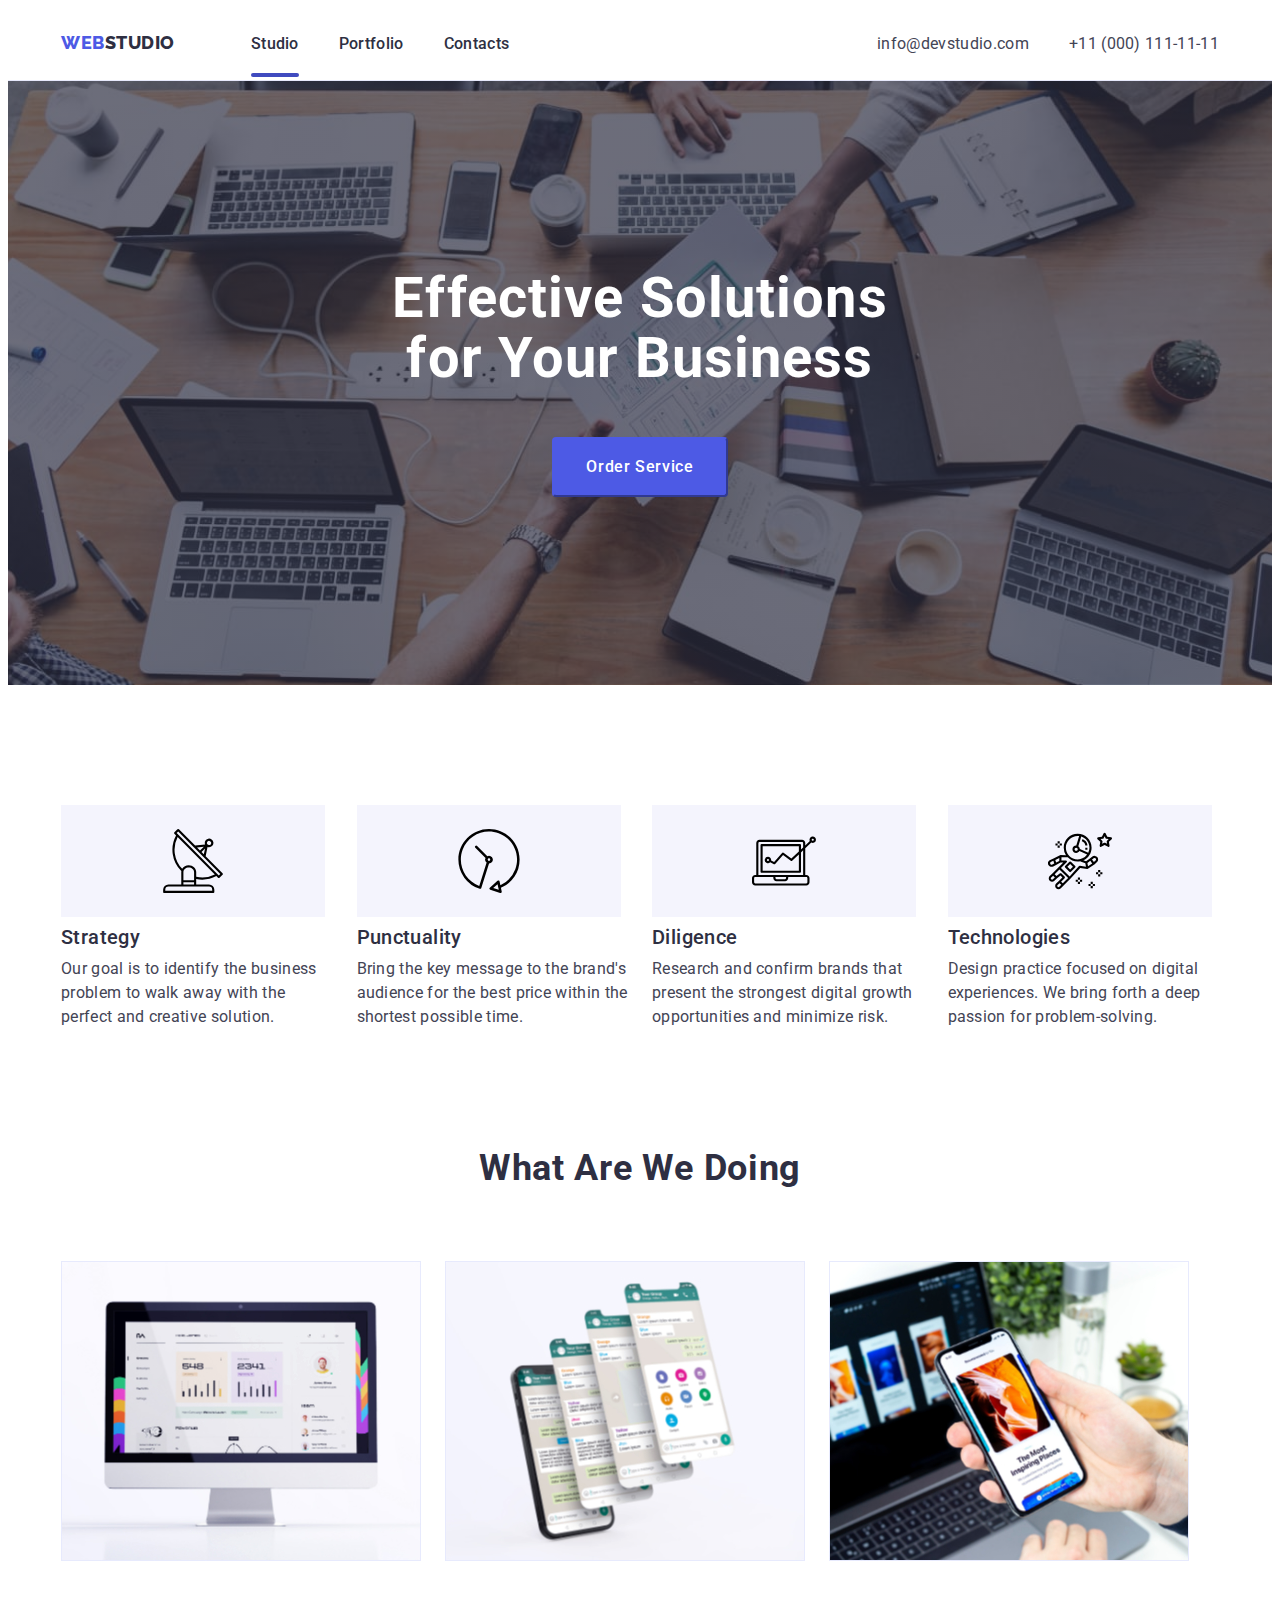
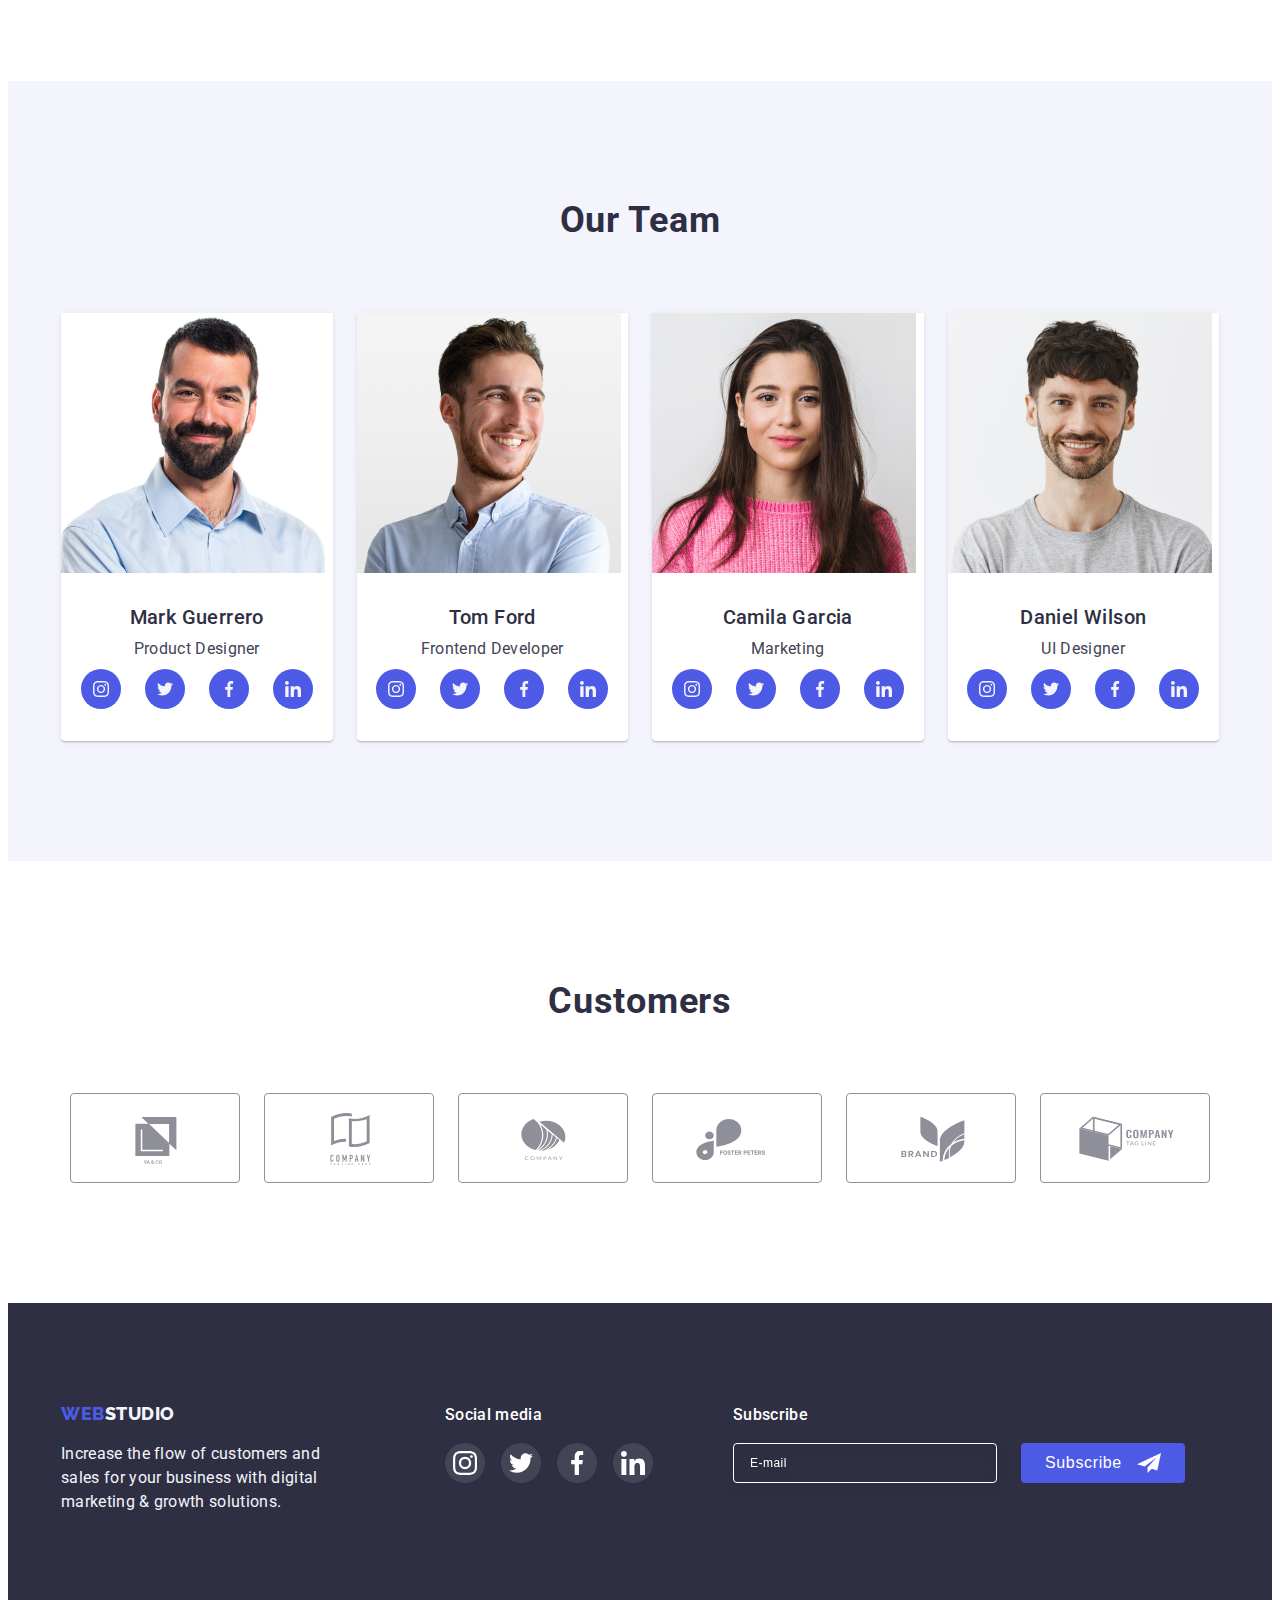
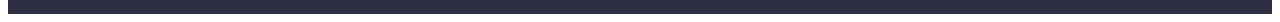
<file: index.html>
<!DOCTYPE html>
<html lang="en">
  <head>
    <meta charset="UTF-8" />
    <meta http-equiv="X-UA-Compatible" content="IE=edge" />
    <meta name="viewport" content="width=device-width, initial-scale=1.0" />
    <title>WebStudio</title>
    <link rel="preconnect" href="https://fonts.googleapis.com" />
    <link rel="preconnect" href="https://fonts.gstatic.com" crossorigin />
    <link
      href="https://fonts.googleapis.com/css2?family=League+Gothic&family=League+Spartan:wght@400;700&family=Montserrat:wght@400;700&family=Open+Sans:ital,wght@0,300;0,400;0,500;1,300;1,400&family=Raleway:wght@800&family=Roboto:wght@400;500;700;900&display=swap"
      rel="stylesheet"
    />
    <link
      rel="stylesheet"
      href="https://cdnjs.cloudflare.com/ajax/libs/modern-normalize/1.1.0/modern-normalize.min.css"
      integrity="sha512-wpPYUAdjBVSE4KJnH1VR1HeZfpl1ub8YT/NKx4PuQ5NmX2tKuGu6U/JRp5y+Y8XG2tV+wKQpNHVUX03MfMFn9Q=="
      crossorigin="anonymous"
      referrerpolicy="no-referrer"
    />
    <link rel="stylesheet" href="./css/styles.css" />
  </head>
  <body>
    <header class="header">
      <div class="header-container container">
        <nav class="header-navigation">
          <a href="./index.html" class="header-logo link"
            >Web<span class="studio-logo">Studio</span></a
          >
          <ul class="header-list list">
            <li class="header-item">
              <a href="./index.html" class="header-link link current">Studio</a>
            </li>
            <li class="header-item">
              <a href="./portfolio.html" class="header-link link">Portfolio</a>
            </li>
            <li class="header-item">
              <a href="" class="header-link link">Contacts</a>
            </li>
          </ul>
        </nav>
        <address class="header-address">
          <ul class="address-info list">
            <li>
              <a href="mailto:info@devstudio.com" class="address-info-item link"
                >info@devstudio.com</a
              >
            </li>
            <li>
              <a href="tel:+110001111111" class="address-info-item link"
                >+11 (000) 111-11-11</a
              >
            </li>
          </ul>
        </address>
      </div>
    </header>
    <main>
      <!-------------------------- Effective Solutions
        for Your Business -------------------------->
      <section class="solutions">
        <div class="container">
          <h1 class="solutions-main-title">
            Effective Solutions <br />
            for Your Business
          </h1>
          <button type="button" class="main-title-btn button" data-modal-open>
            Order Service
          </button>
        </div>
      </section>
      <!-------------------------- Peculiarities -------------------------->
      <section class="peculiarities">
        <div class="container peculiarities-container">
          <h2 class="visually-hidden" hidden>Peculiarities</h2>
          <ul class="peculiarities-list list">
            <li class="peculiarities-item">
              <div class="pecul-icon-wrap">
                <svg class="pecul-icon" width="64" height="64">
                  <use
                    href="./images/icons/peculiarties.svg#icon-strategy"
                  ></use>
                </svg>
              </div>
              <h3 class="peculiarties-title">Strategy</h3>
              <p class="peculiarties-text">
                Our goal is to identify the business problem to walk away with
                the perfect and creative solution.
              </p>
            </li>
            <li class="peculiarities-item">
              <div class="pecul-icon-wrap">
                <svg class="pecul-icon" width="64" height="64">
                  <use
                    href="./images/icons/peculiarties.svg#icon-punctually"
                  ></use>
                </svg>
              </div>
              <h3 class="peculiarties-title">Punctuality</h3>
              <p class="peculiarties-text">
                Bring the key message to the brand's audience for the best price
                within the shortest possible time.
              </p>
            </li>
            <li class="peculiarities-item">
              <div class="pecul-icon-wrap">
                <svg class="pecul-icon" width="64" height="64">
                  <use
                    href="./images/icons/peculiarties.svg#icon-diligence"
                  ></use>
                </svg>
              </div>
              <h3 class="peculiarties-title">Diligence</h3>
              <p class="peculiarties-text">
                Research and confirm brands that present the strongest digital
                growth opportunities and minimize risk.
              </p>
            </li>
            <li class="peculiarities-item">
              <div class="pecul-icon-wrap">
                <svg class="pecul-icon" width="64" height="64">
                  <use
                    href="./images/icons/peculiarties.svg#icon-technologies"
                  ></use>
                </svg>
              </div>
              <h3 class="peculiarties-title">Technologies</h3>
              <p class="peculiarties-text">
                Design practice focused on digital experiences. We bring forth a
                deep passion for problem-solving.
              </p>
            </li>
          </ul>
        </div>
      </section>
      <!-------------------------- What are we doing -------------------------->
      <section class="doings">
        <div class="container">
          <h2 class="doings-title">What are we doing</h2>
          <ul class="doings-list list container">
            <li class="doings-item">
              <img
                src="./images/squoosh/Rectangle71.jpg"
                alt="Desktop app"
                width="360"
                height="300"
              />
            </li>
            <li class="doings-item">
              <img
                src="./images/squoosh/img2.jpg"
                alt="Mobile app"
                width="360"
                height="300"
              />
            </li>
            <li class="doings-item">
              <img
                src="./images/squoosh/img3.jpg"
                alt="Mobile advertisment"
                width="360"
                height="300"
              />
            </li>
          </ul>
        </div>
      </section>
      <!-------------------------- Our Team -------------------------->
      <section class="team">
        <div class="container">
          <h2 class="team-title">Our Team</h2>
          <ul class="team-list list">
            <li class="team-item">
              <img
                src="./images/squoosh/Mark.jpg"
                alt="Mark photo"
                width="264"
              />
              <div class="team-wrap">
                <h3 class="team-second-title">Mark Guerrero</h3>
                <p class="team-text">Product Designer</p>
                <ul class="soc-networks-list list">
                  <li class="soc-networks-item">
                    <a class="soc-link link" href="">
                      <svg class="soc-networks-icon" width="16" height="16">
                        <use
                          href="./images/icons/sprite.svg#icon-instagram"
                        ></use>
                      </svg>
                    </a>
                  </li>
                  <li class="soc-networks-item">
                    <a class="soc-link link" href="">
                      <svg class="soc-networks-icon" width="16" height="16">
                        <use
                          href="./images/icons/sprite.svg#icon-twitter"
                        ></use>
                      </svg>
                    </a>
                  </li>
                  <li class="soc-networks-item">
                    <a class="soc-link link" href=""
                      ><svg class="soc-networks-icon" width="16" height="16">
                        <use
                          href="./images/icons/sprite.svg#icon-facebook"
                        ></use>
                      </svg>
                    </a>
                  </li>
                  <li class="soc-networks-item">
                    <a class="soc-link link" href=""
                      ><svg class="soc-networks-icon" width="16" height="16">
                        <use
                          href="./images/icons/sprite.svg#icon-linkedin"
                        ></use>
                      </svg>
                    </a>
                  </li>
                </ul>
              </div>
            </li>
            <li class="team-item">
              <img src="./images/squoosh/Tom.jpg" alt="Tom photo" width="264" />
              <div class="team-wrap">
                <h3 class="team-second-title">Tom Ford</h3>
                <p class="team-text">Frontend Developer</p>
                <ul class="soc-networks-list list">
                  <li class="soc-networks-item">
                    <a class="soc-link link" href="">
                      <svg class="soc-networks-icon" width="16" height="16">
                        <use
                          href="./images/icons/sprite.svg#icon-instagram"
                        ></use>
                      </svg>
                    </a>
                  </li>
                  <li class="soc-networks-item">
                    <a class="soc-link link" href="">
                      <svg class="soc-networks-icon" width="16" height="16">
                        <use
                          href="./images/icons/sprite.svg#icon-twitter"
                        ></use>
                      </svg>
                    </a>
                  </li>
                  <li class="soc-networks-item">
                    <a class="soc-link link" href=""
                      ><svg class="soc-networks-icon" width="16" height="16">
                        <use
                          href="./images/icons/sprite.svg#icon-facebook"
                        ></use>
                      </svg>
                    </a>
                  </li>
                  <li class="soc-networks-item">
                    <a class="soc-link link" href=""
                      ><svg class="soc-networks-icon" width="16" height="16">
                        <use
                          href="./images/icons/sprite.svg#icon-linkedin"
                        ></use>
                      </svg>
                    </a>
                  </li>
                </ul>
              </div>
            </li>
            <li class="team-item">
              <img
                src="./images/squoosh/Camila.jpg"
                alt="Camila photo"
                width="264"
              />
              <div class="team-wrap">
                <h3 class="team-second-title">Camila Garcia</h3>
                <p class="team-text">Marketing</p>
                <ul class="soc-networks-list list">
                  <li class="soc-networks-item">
                    <a class="soc-link link" href="">
                      <svg class="soc-networks-icon" width="16" height="16">
                        <use
                          href="./images/icons/sprite.svg#icon-instagram"
                        ></use>
                      </svg>
                    </a>
                  </li>
                  <li class="soc-networks-item">
                    <a class="soc-link link" href="">
                      <svg class="soc-networks-icon" width="16" height="16">
                        <use
                          href="./images/icons/sprite.svg#icon-twitter"
                        ></use>
                      </svg>
                    </a>
                  </li>
                  <li class="soc-networks-item">
                    <a class="soc-link link" href=""
                      ><svg class="soc-networks-icon" width="16" height="16">
                        <use
                          href="./images/icons/sprite.svg#icon-facebook"
                        ></use>
                      </svg>
                    </a>
                  </li>
                  <li class="soc-networks-item">
                    <a class="soc-link link" href=""
                      ><svg class="soc-networks-icon" width="16" height="16">
                        <use
                          href="./images/icons/sprite.svg#icon-linkedin"
                        ></use>
                      </svg>
                    </a>
                  </li>
                </ul>
              </div>
            </li>
            <li class="team-item">
              <img
                src="./images/squoosh/Daniel.jpg"
                alt="Daniel photo"
                width="264"
              />
              <div class="team-wrap">
                <h3 class="team-second-title">Daniel Wilson</h3>
                <p class="team-text">UI Designer</p>
                <ul class="soc-networks-list list">
                  <li class="soc-networks-item">
                    <a class="soc-link link" href="">
                      <svg class="soc-networks-icon" width="16" height="16">
                        <use
                          href="./images/icons/sprite.svg#icon-instagram"
                        ></use>
                      </svg>
                    </a>
                  </li>
                  <li class="soc-networks-item">
                    <a class="soc-link link" href="">
                      <svg class="soc-networks-icon" width="16" height="16">
                        <use
                          href="./images/icons/sprite.svg#icon-twitter"
                        ></use>
                      </svg>
                    </a>
                  </li>
                  <li class="soc-networks-item">
                    <a class="soc-link link" href=""
                      ><svg class="soc-networks-icon" width="16" height="16">
                        <use
                          href="./images/icons/sprite.svg#icon-facebook"
                        ></use>
                      </svg>
                    </a>
                  </li>
                  <li class="soc-networks-item">
                    <a class="soc-link link" href=""
                      ><svg class="soc-networks-icon" width="16" height="16">
                        <use
                          href="./images/icons/sprite.svg#icon-linkedin"
                        ></use>
                      </svg>
                    </a>
                  </li>
                </ul>
              </div>
            </li>
          </ul>
        </div>
      </section>
    </main>
    <!-------------------------- Customers-------------------------->
    <section class="customers">
      <h2 class="customers-title">Customers</h2>
      <div class="container customers-container">
        <ul class="customers-list list">
          <li class="customers-item">
            <a class="customers-link link" href="">
              <svg class="customers-icon" width="104" height="56">
                <use href="./images/icons/client-sprite.svg#icon-client1"></use>
              </svg>
            </a>
          </li>

          <li class="customers-item">
            <a class="customers-link link" href="">
              <svg class="customers-icon" width="104" height="56">
                <use href="./images/icons/client-sprite.svg#icon-client2"></use>
              </svg>
            </a>
          </li>

          <li class="customers-item">
            <a class="customers-link link" href="">
              <svg class="customers-icon" width="104" height="56">
                <use href="./images/icons/client-sprite.svg#icon-client3"></use>
              </svg>
            </a>
          </li>

          <li class="customers-item">
            <a class="customers-link link" href="">
              <svg class="customers-icon" width="104" height="56">
                <use href="./images/icons/client-sprite.svg#icon-client4"></use>
              </svg>
            </a>
          </li>

          <li class="customers-item">
            <a class="customers-link link" href="">
              <svg class="customers-icon" width="104" height="56">
                <use href="./images/icons/client-sprite.svg#icon-client5"></use>
              </svg>
            </a>
          </li>

          <li class="customers-item">
            <a class="customers-link link" href="">
              <svg class="customers-icon" width="104" height="56">
                <use href="./images/icons/client-sprite.svg#icon-client6"></use>
              </svg>
            </a>
          </li>
        </ul>
      </div>
    </section>

    <!-------------------------- Footer -------------------------->
    <footer class="footer">
      <div class="container footer-container">
        <div class="logo-text-wrap">
          <a href="./index.html" class="footer-logo link"
            >Web<span class="footer-studio-logo">Studio</span></a
          >
          <p class="footer-text">
            Increase the flow of customers and sales for your business with
            digital marketing & growth solutions.
          </p>
        </div>

        <div class="social-footer-wrap">
          <h3 class="soc-media-title">Social media</h3>
          <ul class="soc-footer-list list">
            <li class="footer-soc-item">
              <a class="footer-soc-link link" href="">
                <svg class="footer-soc-icon" width="24px" height="24px">
                  <use href="./images/icons/sprite.svg#icon-instagram"></use>
                </svg>
              </a>
            </li>
            <li class="footer-soc-item">
              <a class="footer-soc-link link" href="">
                <svg class="footer-soc-icon" width="24px" height="24px">
                  <use href="./images/icons/sprite.svg#icon-twitter"></use>
                </svg>
              </a>
            </li>
            <li class="footer-soc-item">
              <a class="footer-soc-link link" href="">
                <svg class="footer-soc-icon" width="24px" height="24px">
                  <use href="./images/icons/sprite.svg#icon-facebook"></use>
                </svg>
              </a>
            </li>
            <li class="footer-soc-item">
              <a class="footer-soc-link link" href="">
                <svg class="footer-soc-icon" width="24px" height="24px">
                  <use href="./images/icons/sprite.svg#icon-linkedin"></use>
                </svg>
              </a>
            </li>
          </ul>
        </div>

        <div class="subscribe">
          <p class="subscribe-title">Subscribe</p>
          <div class="input-submit-wrap">
            <div class="form-input">
              <input
                type="email"
                name="email"
                placeholder="E-mail"
                class="footer-input"
              />
            </div>
            <div class="subscribe-btn-wrap">
              <button type="submit" class="subscribe-btn button">
                <label for="subscribe-btn button" class="subscribe-btn-text"
                  >Subscribe</label
                >
                <svg class="subscribe-icon" width="24" height="24">
                  <use href="./images/icons/icons.svg#icon-subscribe"></use>
                </svg>
              </button>
            </div>
          </div>
        </div>
      </div>
    </footer>

    <!-------------------------- Backdrop-------------------------->
    <div class="backdrop is-hidden" data-modal>
      <div class="modal">
        <button type="button" class="modal-close-btn" data-modal-close>
          <svg class="modal-btn-icon" width="8" height="8">
            <use href="./images/icons/sprite.svg#icon-close"></use>
          </svg>
        </button>
        <p class="modal-main-title">
          Leave your contacts and we will call you back
        </p>
        <form class="modal-form">
          <div class="modal-label-wrap">
            <label class="modal-label">
              <span>Name</span>
              <span class="modal-input-wrap">
                <input
                  type="text"
                  name="user-name"
                  class="modal-input"
                  required
                />
                <svg class="modal-icon" width="18" height="18">
                  <use href="./images/icons/icons.svg#icon-name"></use>
                </svg>
              </span>
            </label>
          </div>
          <div class="modal-label-wrap">
            <label class="modal-label">
              <span>Phone</span>
              <span class="modal-input-wrap">
                <input
                  type="tel"
                  name="user-phone"
                  class="modal-input"
                  required
                />
                <svg class="modal-icon" width="18" height="24">
                  <use href="./images/icons/icons.svg#icon-phone"></use>
                </svg>
              </span>
            </label>
          </div>
          <div class="modal-label-wrap">
            <label class="modal-label">
              <span>Email</span>
              <span class="modal-input-wrap">
                <input
                  type="mail"
                  name="user-email"
                  class="modal-input"
                  required
                />
                <svg class="modal-icon" width="18" height="24">
                  <use href="./images/icons/icons.svg#icon-mail"></use>
                </svg>
              </span>
            </label>
          </div>
          <div class="textarea-wrap">
            <label class="modal-label">
              <span>Comment</span>
              <textarea
                name="user-comment"
                id="user-comment"
                class="modal-textarea"
                placeholder="Text input"
              ></textarea>
            </label>
          </div>
          <div class="modal-label-wrap">
            <input
              type="checkbox"
              name="privacy-checkbox"
              id="privacy-checkbox"
              class="input-checkbox visually-hidden"
              value="true"
              required
            />
            <label for="privacy-checkbox" class="checkbox-label">
              <span>
                <svg class="check-icon" width="10" height="8">
                  <use href="./images/icons/icons.svg#icon-check"></use>
                </svg>
              </span>
              <p>
                I accept the terms and conditions of the
                <a href=""> Privacy Policy</a>
              </p>
            </label>
          </div>
          <button type="submit" class="modal-btn-submit button">Send</button>
        </form>
      </div>
    </div>
    <script src="./js/modal.js"></script>
  </body>
</html>
</file>
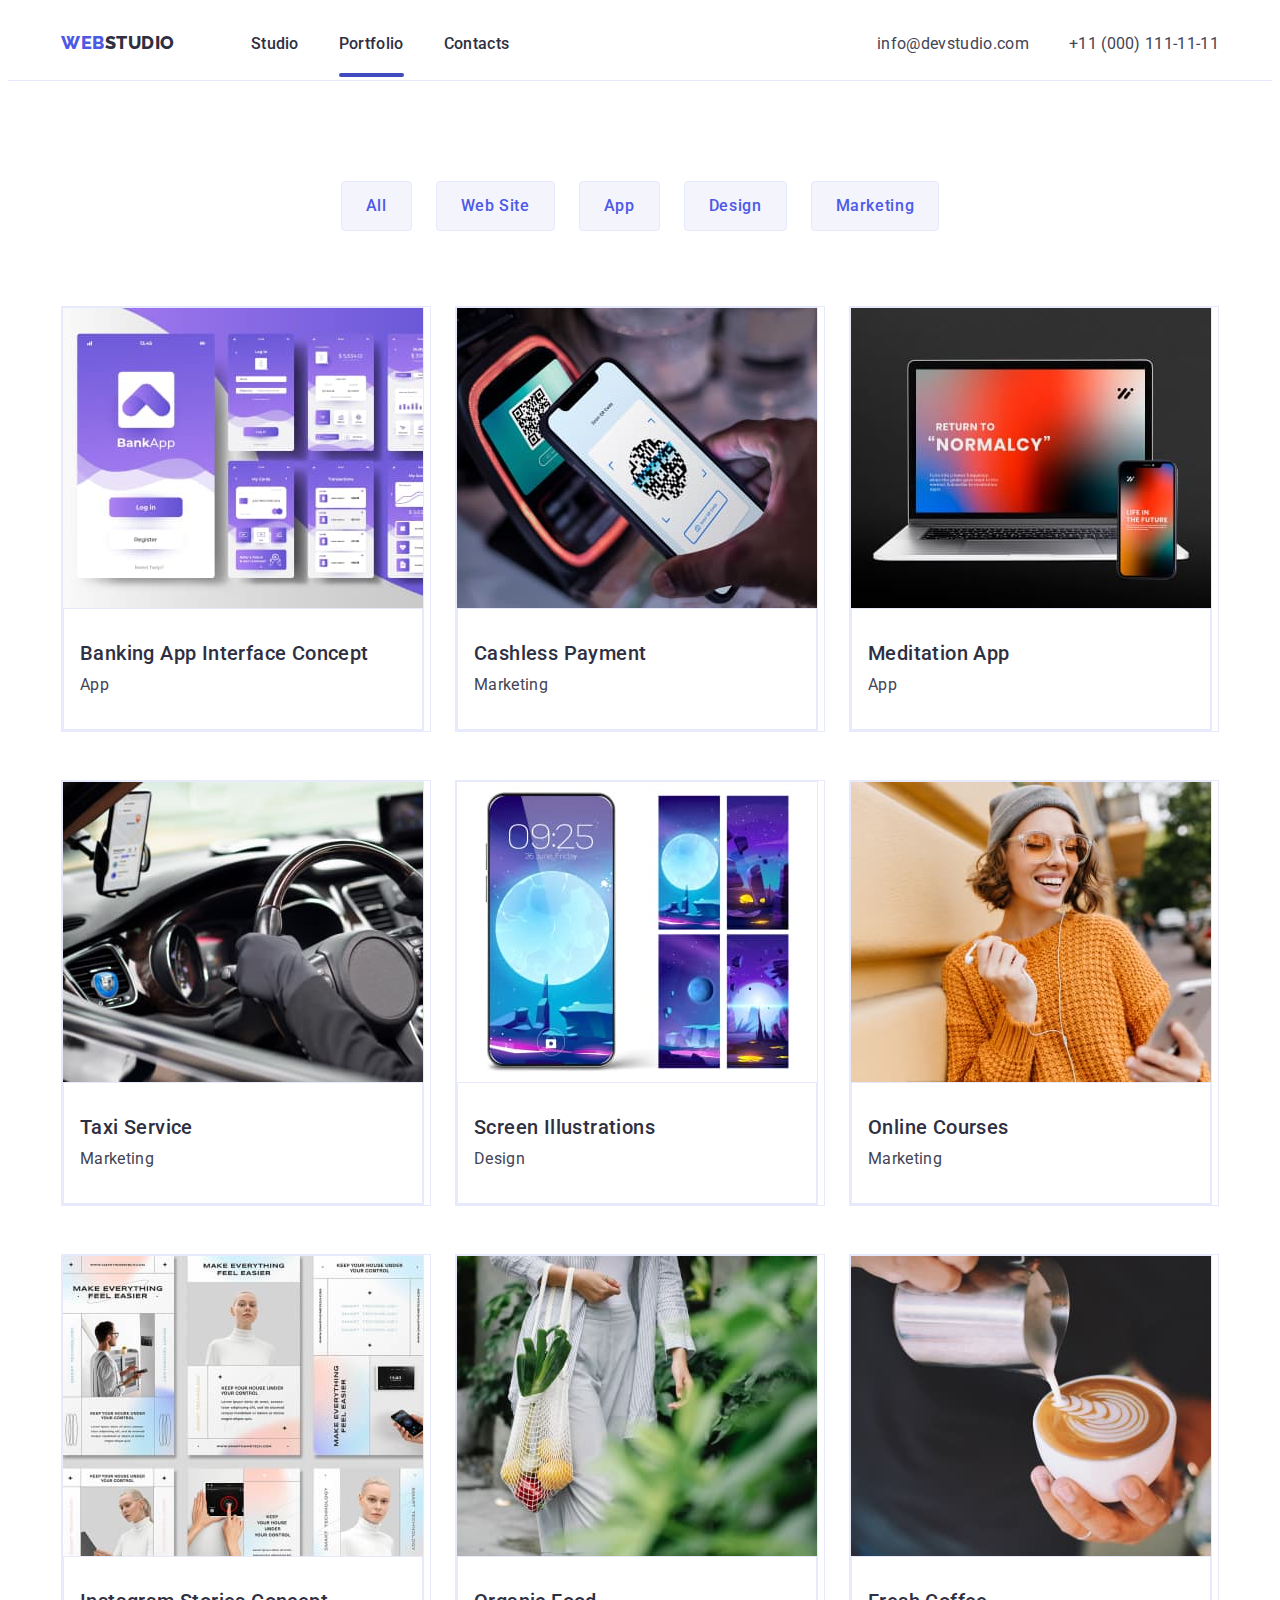
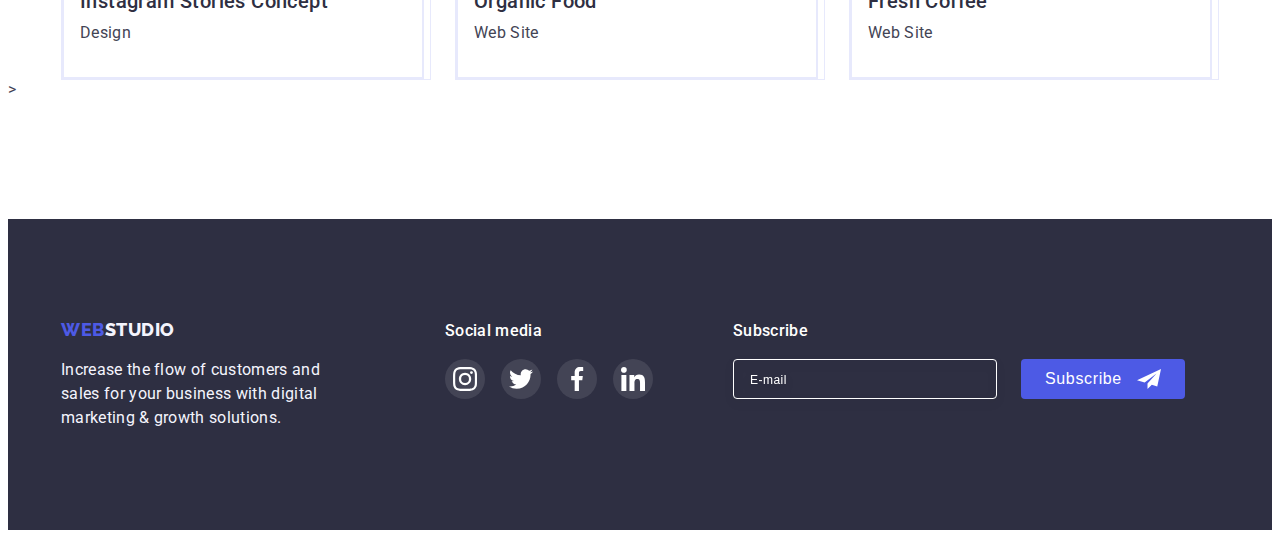
<file: portfolio.html>
<!DOCTYPE html>
<html lang="en">
  <head>
    <meta charset="UTF-8" />
    <meta http-equiv="X-UA-Compatible" content="IE=edge" />
    <meta name="viewport" content="width=device-width, initial-scale=1.0" />
    <title>WebStudio</title>
    <link rel="preconnect" href="https://fonts.googleapis.com" />
    <link rel="preconnect" href="https://fonts.gstatic.com" crossorigin />
    <link
      href="https://fonts.googleapis.com/css2?family=League+Gothic&family=League+Spartan:wght@400;700&family=Montserrat:wght@400;700&family=Open+Sans:ital,wght@0,300;0,400;0,500;1,300;1,400&family=Raleway:wght@800&family=Roboto:wght@400;500;700;900&display=swap"
      rel="stylesheet"
    />
    <link
      rel="stylesheet"
      href="https://cdnjs.cloudflare.com/ajax/libs/modern-normalize/1.1.0/modern-normalize.min.css"
      integrity="sha512-wpPYUAdjBVSE4KJnH1VR1HeZfpl1ub8YT/NKx4PuQ5NmX2tKuGu6U/JRp5y+Y8XG2tV+wKQpNHVUX03MfMFn9Q=="
      crossorigin="anonymous"
      referrerpolicy="no-referrer"
    />
    <link rel="stylesheet" href="./css/styles.css" />
  </head>
  <body>
    <header class="header">
      <div class="header-container container">
        <nav class="header-navigation">
          <a href="./index.html" class="header-logo link"
            >Web<span class="studio-logo">Studio</span></a
          >
          <ul class="header-list list">
            <li class="header-item">
              <a href="./index.html" class="header-link link">Studio</a>
            </li>
            <li class="header-item">
              <a href="./portfolio.html" class="header-link link current"
                >Portfolio</a
              >
            </li>
            <li class="header-item">
              <a href="" class="header-link link">Contacts</a>
            </li>
          </ul>
        </nav>
        <address class="header-address">
          <ul class="address-info list">
            <li>
              <a href="mailto:info@devstudio.com" class="address-info-item link"
                >info@devstudio.com</a
              >
            </li>
            <li>
              <a href="tel:+110001111111" class="address-info-item link"
                >+11 (000) 111-11-11</a
              >
            </li>
          </ul>
        </address>
      </div>
    </header>
    <main>
      <!-------------------------- Portfolio navigation -------------------------->
      <section class="portfolio-navigation">
        <div class="container">
          <h1 hidden>Portfolio navigation</h1>
          <ul class="portfolio-list list">
            <li class="portfolio-navigation-item">
              <button type="button" class="portfolio-button button link">
                All
              </button>
            </li>
            <li class="portfolio-navigation-item">
              <button type="button" class="portfolio-button button link">
                Web Site
              </button>
            </li>
            <li class="portfolio-navigation-item">
              <button type="button" class="portfolio-button button link">
                App
              </button>
            </li>
            <li class="portfolio-navigation-item">
              <button type="button" class="portfolio-button button link">
                Design
              </button>
            </li>
            <li class="portfolio-navigation-item">
              <button type="button" class="portfolio-button button link">
                Marketing
              </button>
            </li>
          </ul>
          <!-------------------------- Work examples -------------------------->
          <ul class="works-example-list list">
            <li class="works-example-item">
              <a href="" class="works-example-link link">
                <article class="card">
                  <div class="card-thumb">
                    <div class="works-cover-wrap">
                      <img
                        src="./images/portfolio/banking-app.jpg"
                        alt="Banking App Interface"
                        class="works-example-pics"
                        width="360"
                        height="300"
                      />
                      <p class="works-cover-text">
                        14 Stylish and User-Friendly App Design Concepts · Task
                        Manager App · Calorie Tracker App · Exotic Fruit
                        Ecommerce App · Cloud Storage App
                      </p>
                    </div>
                    <div class="works-text-wrap">
                      <h2 class="works-example-title">
                        Banking App Interface Concept
                      </h2>
                      <p class="works-example-text">App</p>
                    </div>
                  </div>
                </article>
              </a>
            </li>
            <li class="works-example-item">
              <a href="" class="works-example-link link">
                <article class="card">
                  <div class="card-thumb">
                    <div class="works-cover-wrap">
                      <img
                        src="./images/portfolio/cashless.jpg"
                        alt="Cashless Payment"
                        class="works-example-pics"
                        width="360"
                        height="300"
                      />
                      <p class="works-cover-text">
                        14 Stylish and User-Friendly App Design Concepts · Task
                        Manager App · Calorie Tracker App · Exotic Fruit
                        Ecommerce App · Cloud Storage App
                      </p>
                    </div>
                    <div class="works-text-wrap">
                      <h2 class="works-example-title">Cashless Payment</h2>
                      <p class="works-example-text">Marketing</p>
                    </div>
                  </div>
                </article>
              </a>
            </li>
            <li class="works-example-item">
              <a href="" class="works-example-link link">
                <article class="card">
                  <div class="card-thumb">
                    <div class="works-cover-wrap">
                      <img
                        src="./images/portfolio/meditation.jpg"
                        alt="Meditation App"
                        class="works-example-pics"
                        width="360"
                        height="300"
                      />
                      <p class="works-cover-text">
                        14 Stylish and User-Friendly App Design Concepts · Task
                        Manager App · Calorie Tracker App · Exotic Fruit
                        Ecommerce App · Cloud Storage App
                      </p>
                    </div>
                    <div class="works-text-wrap">
                      <h2 class="works-example-title">Meditation App</h2>
                      <p class="works-example-text">App</p>
                    </div>
                  </div>
                </article>
              </a>
            </li>
            <li class="works-example-item">
              <a href="" class="works-example-link link">
                <article class="card">
                  <div class="card-thumb">
                    <div class="works-cover-wrap">
                      <img
                        src="./images/portfolio/taxi-service.jpg"
                        alt="Taxi Service"
                        class="works-example-pics"
                        width="360"
                        height="300"
                      />
                      <p class="works-cover-text">
                        14 Stylish and User-Friendly App Design Concepts · Task
                        Manager App · Calorie Tracker App · Exotic Fruit
                        Ecommerce App · Cloud Storage App
                      </p>
                    </div>
                    <div class="works-text-wrap">
                      <h2 class="works-example-title">Taxi Service</h2>
                      <p class="works-example-text">Marketing</p>
                    </div>
                  </div>
                </article>
              </a>
            </li>
            <li class="works-example-item">
              <a href="" class="works-example-link link">
                <article class="card">
                  <div class="card-thumb">
                    <div class="works-cover-wrap">
                      <img
                        src="./images/portfolio/screen-ill.jpg"
                        alt="Screen Illustrations"
                        class="works-example-pics"
                        width="360"
                        height="300"
                      />
                      <p class="works-cover-text">
                        14 Stylish and User-Friendly App Design Concepts · Task
                        Manager App · Calorie Tracker App · Exotic Fruit
                        Ecommerce App · Cloud Storage App
                      </p>
                    </div>
                    <div class="works-text-wrap">
                      <h2 class="works-example-title">Screen Illustrations</h2>
                      <p class="works-example-text">Design</p>
                    </div>
                  </div>
                </article>
              </a>
            </li>
            <li class="works-example-item">
              <a href="" class="works-example-link link">
                <article class="card">
                  <div class="card-thumb">
                    <div class="works-cover-wrap">
                      <img
                        src="./images/portfolio/courses.jpg"
                        alt="Online Courses"
                        class="works-example-pics"
                        width="360"
                        height="300"
                      />
                      <p class="works-cover-text">
                        14 Stylish and User-Friendly App Design Concepts · Task
                        Manager App · Calorie Tracker App · Exotic Fruit
                        Ecommerce App · Cloud Storage App
                      </p>
                    </div>
                    <div class="works-text-wrap">
                      <h2 class="works-example-title">Online Courses</h2>
                      <p class="works-example-text">Marketing</p>
                    </div>
                  </div>
                </article>
              </a>
            </li>
            <li class="works-example-item">
              <a href="" class="works-example-link link">
                <article class="card">
                  <div class="card-thumb">
                    <div class="works-cover-wrap">
                      <img
                        src="./images/portfolio/insta.jpg"
                        alt="Instagram Stories Concept"
                        class="works-example-pics"
                        width="360"
                        height="300"
                      />
                      <p class="works-cover-text">
                        14 Stylish and User-Friendly App Design Concepts · Task
                        Manager App · Calorie Tracker App · Exotic Fruit
                        Ecommerce App · Cloud Storage App
                      </p>
                    </div>
                    <div class="works-text-wrap">
                      <h2 class="works-example-title">
                        Instagram Stories Concept
                      </h2>
                      <p class="works-example-text">Design</p>
                    </div>
                  </div>
                </article>
              </a>
            </li>
            <li class="works-example-item">
              <a href="" class="works-example-link link">
                <article class="card">
                  <div class="card-thumb">
                    <div class="works-cover-wrap">
                      <img
                        src="./images/portfolio/organic-food.jpg"
                        alt="Organic Food"
                        class="works-example-pics"
                        width="360"
                        height="300"
                      />
                      <p class="works-cover-text">
                        14 Stylish and User-Friendly App Design Concepts · Task
                        Manager App · Calorie Tracker App · Exotic Fruit
                        Ecommerce App · Cloud Storage App
                      </p>
                    </div>
                    <div class="works-text-wrap">
                      <h2 class="works-example-title">Organic Food</h2>
                      <p class="works-example-text">Web Site</p>
                    </div>
                  </div>
                </article>
              </a>
            </li>
            <li class="works-example-item">
              <a href="" class="works-example-link link">
                <article class="card">
                  <div class="card-thumb">
                    <div class="works-cover-wrap">
                      <img
                        src="./images/portfolio/coffee.jpg"
                        alt="Fresh Coffee"
                        width="360"
                        class="works-example-pics"
                        height="300"
                      />
                      <p class="works-cover-text">
                        14 Stylish and User-Friendly App Design Concepts · Task
                        Manager App · Calorie Tracker App · Exotic Fruit
                        Ecommerce App · Cloud Storage App
                      </p>
                    </div>
                    <div class="works-text-wrap">
                      <h2 class="works-example-title">Fresh Coffee</h2>
                      <p class="works-example-text">Web Site</p>
                    </div>
                  </div>
                </article>
              </a>
            </li>
          </ul>
        </div>
        >
      </section>
    </main>
    <!-------------------------- Footer -------------------------->
    <footer class="footer">
      <div class="container footer-container">
        <div class="logo-text-wrap">
          <a href="./index.html" class="footer-logo link"
            >Web<span class="footer-studio-logo">Studio</span></a
          >
          <p class="footer-text">
            Increase the flow of customers and sales for your business with
            digital marketing & growth solutions.
          </p>
        </div>
        <div class="social-footer-wrap">
          <h3 class="soc-media-title">Social media</h3>
          <ul class="soc-footer-list list">
            <li class="footer-soc-item">
              <a class="footer-soc-link link" href="">
                <svg class="footer-soc-icon" width="24px" height="24px">
                  <use href="./images/icons/sprite.svg#icon-instagram"></use>
                </svg>
              </a>
            </li>
            <li class="footer-soc-item">
              <a class="footer-soc-link link" href="">
                <svg class="footer-soc-icon" width="24px" height="24px">
                  <use href="./images/icons/sprite.svg#icon-twitter"></use>
                </svg>
              </a>
            </li>
            <li class="footer-soc-item">
              <a class="footer-soc-link link" href="">
                <svg class="footer-soc-icon" width="24px" height="24px">
                  <use href="./images/icons/sprite.svg#icon-facebook"></use>
                </svg>
              </a>
            </li>
            <li class="footer-soc-item">
              <a class="footer-soc-link link" href="">
                <svg class="footer-soc-icon" width="24px" height="24px">
                  <use href="./images/icons/sprite.svg#icon-linkedin"></use>
                </svg>
              </a>
            </li>
          </ul>
        </div>

        <div class="subscribe">
          <p class="subscribe-title">Subscribe</p>
          <div class="input-submit-wrap">
            <div class="form-input">
              <input
                type="email"
                name="email"
                placeholder="E-mail"
                class="footer-input"
              />
            </div>
            <div class="subscribe-btn-wrap">
              <button type="submit" class="subscribe-btn button">
                <label for="subscribe-btn button" class="subscribe-btn-text"
                  >Subscribe</label
                >
                <svg class="subscribe-icon" width="24" height="24">
                  <use href="./images/icons/icons.svg#icon-subscribe"></use>
                </svg>
              </button>
            </div>
          </div>
        </div>
      </div>
    </footer>
  </body>
</html>
</file>
<file: css/styles.css>
:root {
  --blue-text-color: #4d5ae5;
  --blue-accent-color: #404bbf;
  --black-text-color: #2e2f42;
  --black-p-color: #434455;
  --white-text-color: #f4f4fd;
  --wtite-color: #ffffff;
  --margin-set-left: 24px;
  --margin-set-top: 48px;
  --bg-gradient: linear-gradient(rgba(46, 47, 66, 0.7), rgba(46, 47, 66, 0.7));
}
p,
h1,
h2,
h3,
h4,
h5,
h6 {
  margin: 0;
}

ul {
  margin: 0;
  padding-left: 0;
}

img {
  display: block;
  max-width: 100%;
  height: auto;
}
button {
  cursor: pointer;
}

address {
  font-style: normal;
}

body {
  font-family: Roboto, sans-serif;
  color: var(--black-p-color);
  background-color: var(--wtite-color);
}

.list {
  list-style: none;
  margin: 0;
  padding-left: 0;
}

.container {
  max-width: 1158px;
  padding: 0 15px;
  margin: 0 auto;
  /* outline: 1px solid red; */
}

.web-logo {
  color: var(--blue-text-color);
}

.visually-hidden {
  position: absolute;
  width: 1px;
  height: 1px;
  margin: -1px;
  border: 0;
  padding: 0;
  white-space: nowrap;
  clip-path: inset(100%);
  clip: rect(0 0 0 0);
  overflow: hidden;
}

.card {
  border: 1px solid #e7e9fc;
}

.link {
  text-decoration: none;
}

.link:hover,
.link:focus {
  color: var(--blue-accent-color);
}

.button {
  text-decoration: none;
}

.button:hover {
  font-family: "Roboto", sans-serif;
  color: var(--wtite-color);
  background-color: var(--blue-accent-color);
}

.button:focus {
  font-family: "Roboto", sans-serif;
  color: var(--wtite-color);
  background-color: var(--blue-accent-color);
}

/*?-------------------------HEADER-------------------------*/
.header {
  background-color: var(--wtite-color);
  align-content: center;
  padding-top: 24px;
  padding-bottom: 24px;
  border-bottom: 1px solid #e7e9fc;
}

.header-container {
  display: flex;
  align-items: center;
}

.header-navigation {
  display: flex;
  margin-right: auto;
}

.header-logo {
  font-family: "Raleway", sans-serif;
  font-weight: 800;
  font-size: 18px;
  line-height: 1.17;
  letter-spacing: 0.03em;
  text-transform: uppercase;
  color: var(--blue-text-color);
  text-decoration: none;
  margin-right: 76px;
}

.studio-logo {
  font-family: "Raleway", sans-serif;
  font-weight: 800;
  font-size: 18px;
  line-height: 1.17;
  letter-spacing: 0.03em;
  text-transform: uppercase;
  color: var(--black-text-color);
  text-decoration: none;
}

.header-list {
  display: flex;
  gap: 40px;
}

.header-item {
  font-weight: 500;
  font-size: 16px;
  line-height: 1.5;
  letter-spacing: 0.02em;
  color: var(--black-text-color);
}
.header-link {
  position: relative;
  transition-property: color, background-color;
  transition-duration: 250ms;
  transition-timing-function: cubic-bezier(0.4, 0, 0.2, 1);
  font-weight: 500;
  font-size: 16px;
  line-height: 1.5;
  letter-spacing: 0.02em;
  color: var(--black-text-color);
  text-decoration: none;
}

.header-link:hover,
.header-link:focus {
  /* position: absolute;
  transition: transform; */
  font-family: "Roboto", sans-serif;
  color: var(--blue-accent-color);
  cursor: pointer;
}
.header-address {
  font-style: normal;
}

.current {
  position: relative;
}

.current::after {
  content: "";
  position: absolute;
  width: 100%;
  height: 4px;
  border-radius: 2px;
  background-color: var(--blue-accent-color);
  left: 0;
  bottom: -24px;
}
/*-------------------------ADDRESS-------------------------*/
.address-info-item {
  font-style: normal;
  font-size: 16px;
  line-height: 1.5;
  letter-spacing: 0.02em;
  text-decoration: none;
  color: var(--black-p-color);
}

.address-info {
  display: flex;
  gap: 40px;
}

/*? -------------------------MAIN PAGE------------------------- */
/*-------------------------EFFECTIVE SOLUTIONS-------------------------*/
.solutions {
  background-color: grey;
  background-image: var(--bg-gradient),
    url(../images/icons/people-office\ 1.jpg);
  background-repeat: no-repeat;
  background-position: center;
  background-size: cover;
  max-width: 1440px;
  margin: 0 auto;
  text-align: center;
  padding: 188px 0;
}

.solutions-main-title {
  font-size: 56px;
  line-height: 1.07;
  letter-spacing: 0.02em;
  color: var(--wtite-color);
  margin-bottom: 48px;
}

.main-title-btn {
  font-family: "Roboto", sans-serif;
  font-weight: 500;
  font-size: 16px;
  line-height: 1.5;
  letter-spacing: 0.04em;
  color: var(--wtite-color);
  background-color: var(--blue-text-color);
  padding: 16px 32px;
  border-radius: 4px;
  border-color: var(--blue-text-color);

  position: relative;
  transition-property: color, background-color;
  transition-duration: 250ms;
  transition-timing-function: cubic-bezier(0.4, 0, 0.2, 1);
}

.main-title-btn:hover,
.main-title-btn:focus {
  font-family: "Roboto", sans-serif;
  color: var(--wtite-color);
  background-color: var(--blue-accent-color);
}

/*-------------------------PECULIARTIES-------------------------*/
.peculiarities {
  padding-top: 120px;
  padding-bottom: 120px;
}

.peculiarities-list {
  display: flex;
  gap: 24px;
}

.peculiarities-item {
  flex-basis: calc((100% - 72px) / 4);
  justify-content: center;
}

.pecul-icon-wrap {
  display: flex;
  align-items: center;
  justify-content: center;
  background-color: var(--white-text-color);
  width: 264px;
  height: 112px;
  margin-bottom: 8px;
}

.peculiarties-title {
  font-weight: 500;
  font-size: 20px;
  line-height: 1.2;
  letter-spacing: 0.02em;
  color: var(--black-text-color);
  margin-bottom: 8px;
}

.peculiarties-text {
  font-size: 16px;
  line-height: 1.5;
  letter-spacing: 0.02em;
  color: var(--black-p-color);
}

/*-------------------------WHAT WE ARE DOING------------------------*/
.doings {
  padding-bottom: 120px;
}
.doings-title {
  font-size: 36px;
  line-height: 1.11;
  letter-spacing: 0.02em;
  text-align: center;
  text-transform: capitalize;
  color: var(--black-text-color);
  margin-bottom: 72px;
}

.doings-list {
  display: flex;
  padding-left: 0px;
  gap: 24px;
  flex-basis: calc((100% - 72px) / 3);
}

.doings-item {
  width: 360px;
}

/*-------------------------OUR TEAM------------------------*/
.team {
  background-color: var(--white-text-color);
  padding-top: 120px;
  padding-bottom: 120px;
}

.team-title {
  font-size: 36px;
  line-height: 1.11;
  letter-spacing: 0.02em;
  text-transform: capitalize;
  text-align: center;
  color: var(--black-text-color);
  margin-bottom: 72px;
}

.team-list {
  background-color: var(--white-text-color);
  display: flex;
  justify-content: space-between;
  text-align: center;
}

.team-wrap {
  padding-top: 32px;
  padding-bottom: 32px;
}
.team-item {
  background-color: var(--wtite-color);
  flex-basis: calc((100% - 72px) / 4);
  box-shadow: 0px 1px 6px rgba(46, 47, 66, 0.08),
    0px 1px 1px rgba(46, 47, 66, 0.16), 0px 2px 1px rgba(46, 47, 66, 0.08);
  border-radius: 0px 0px 4px 4px;
}

.team-second-title {
  font-weight: 500;
  font-size: 20px;
  line-height: 1.2;
  letter-spacing: 0.02em;
  color: var(--black-text-color);
  text-align: center;
  margin-bottom: 8px;
}

.team-text {
  font-size: 16px;
  line-height: 1.5;
  letter-spacing: 0.02em;
  margin-bottom: 8px;
}

.soc-networks-list {
  display: flex;
  justify-content: center;
  gap: 24px;
}

.soc-networks-item {
  width: 40px;
  height: 40px;
}

.soc-link {
  width: 100%;
  height: 100%;
  border-radius: 50%;
  background-color: var(--blue-text-color);
  display: flex;
  align-items: center;
  justify-content: center;

  position: relative;
  transition-property: color, background-color;
  transition-duration: 250ms;
  transition-timing-function: cubic-bezier(0.4, 0, 0.2, 1);
}

.soc-link:hover,
.soc-link:focus {
  background-color: var(--blue-accent-color);
}
.soc-networks-icon {
  fill: var(--white-text-color);
}

/*?-------------------------PORTFOLIO-------------------------*/

/*-------------------------PORTFOLIO NAVIGATION----------------------*/

.portfolio-navigation {
  padding-top: 100px;
  padding-bottom: 120px;
}

.portfolio-list {
  display: flex;
  justify-content: center;
  margin-bottom: 75px;
}

.portfolio-navigation-item {
  font-weight: 500;
  font-size: 16px;
  line-height: 1.5;
  letter-spacing: 0.04em;
  margin-right: 24px;
}

.portfolio-navigation-item:last-child {
  margin-right: 0;
}

.portfolio-button {
  font-family: "Roboto", sans-serif;
  font-weight: 500;
  font-size: 16px;
  line-height: 1.5;
  letter-spacing: 0.04em;
  color: var(--blue-text-color);
  background-color: var(--white-text-color);
  border: 1px solid #e7e9fc;
  border-radius: 4px;
  padding: 12px 24px;

  transition-property: color, background-color, border-radius, box-shadow;
  transition-duration: 250ms;
  transition-timing-function: cubic-bezier(0.4, 0, 0.2, 1);
}

.portfolio-button:hover,
.portfolio-button:focus {
  color: var(--wtite-color);
  background-color: var(--blue-accent-color);
  box-shadow: 0px 3px 1px rgba(0, 0, 0, 0.1), 0px 2px 1px rgba(0, 0, 0, 0.08),
    0px 2px 2px rgba(0, 0, 0, 0.12);
  border-radius: 4px;
}

/*-------------------------WORK EXAMPLES-------------------------*/

.works-example-list {
  display: flex;
  flex-wrap: wrap;
  justify-content: center;
  margin-left: calc(-1 * var(--margin-set-left));
  margin-top: calc(-1 * var(--margin-set-top));
}

.works-example-item {
  flex-basis: calc(100% / 3 - 24px);
  margin-left: var(--margin-set-left);
  margin-top: var(--margin-set-top);
}

.works-text-wrap {
  padding-top: 32px;
  padding-bottom: 32px;
  padding-left: 16px;
  border: 1px solid #e7e9fc;
}

.works-example-title {
  font-weight: 500;
  font-size: 20px;
  line-height: 1.2;
  letter-spacing: 0.02em;
  color: var(--black-text-color);
}

.works-example-text {
  font-size: 16px;
  line-height: 1.5;
  letter-spacing: 0.02em;
  color: var(--black-p-color);
  margin-top: 8px;
}

.works-example-link {
  display: flex;
  border: 1px solid #e7e9fc;

  transition-property: color, border, box-shadow;
  transition-duration: 250ms;
  transition-timing-function: cubic-bezier(0.4, 0, 0.2, 1);
}

.works-example-link:hover,
.works-example-link:focus {
  border: 1px solid var(--white-text-color);
  box-shadow: 0px 1px 6px rgba(46, 47, 66, 0.08),
    0px 1px 1px rgba(46, 47, 66, 0.16), 0px 2px 1px rgba(46, 47, 66, 0.08);
}

.works-cover-wrap {
  position: relative;
  overflow: hidden;
}

.works-example-link:hover .works-cover-text,
.works-example-link:focus .works-cover-text {
  transform: translate(0);
}

.works-cover-text {
  position: absolute;
  width: 100%;
  height: 100%;
  top: 0;
  padding: 40px 32px;
  background-color: var(--blue-text-color);
  font-size: 16px;
  line-height: 1.5;
  letter-spacing: 0.02em;
  color: var(--white-text-color);
  transform: translateY(100%);
  transition-property: transform, color, border, box-shadow;
  transition-duration: 250ms;
  transition-timing-function: cubic-bezier(0.4, 0, 0.2, 1);
}
/*-------------------------CUSTOMERS-------------------------*/
.customers {
  padding-top: 120px;
  padding-bottom: 120px;
}

.customers-container {
  display: flex;
  align-items: center;
  justify-content: center;
  /* background-color: var(--white-text-color); */
}

.customers-title {
  font-weight: 700;
  font-size: 36px;
  line-height: 40px;
  letter-spacing: 0.02em;
  text-align: center;
  justify-content: center;
  color: var(--black-text-color);
  margin-bottom: 72px;
}

.customers-list {
  display: flex;
  gap: 24px;
}

.customers-item {
  display: flex;
  flex-basis: calc((100% - 120px) / 6);
  /* border: 1px solid #8e8f99;
  border-radius: 4px; */
}

.customers-link {
  display: flex;
  align-items: center;
  justify-content: center;
  width: 168px;
  height: 88px;
  border: 1px solid #8e8f99;
  border-radius: 4px;
  color: #8e8f99;

  position: relative;
  transition-property: color, background-color, border-color;
  transition-duration: 250ms;
  transition-timing-function: cubic-bezier(0.4, 0, 0.2, 1);
}

.customers-link:hover,
.customers-link:focus {
  color: var(--blue-accent-color);
  border-color: var(--blue-accent-color);
}

.customers-icon {
  fill: currentColor;
}

/*-------------------------FOOTER-------------------------*/
.footer {
  background: var(--black-text-color);
  padding-top: 100px;
  padding-bottom: 100px;
  display: flex;
  margin: 0 auto;
}

/*------------------Logo + text------------------*/
.footer-container {
  display: flex;
  justify-content: flex-start;
  width: 1158px;
  margin: 0 auto;
}

.logo-text-wrap {
  width: 264px;
  margin-right: 120px;
}

.footer-logo {
  font-family: "Raleway", sans-serif;
  font-weight: 800;
  font-size: 18px;
  line-height: 1.17;
  letter-spacing: 0.03em;
  text-transform: uppercase;
  color: var(--blue-text-color);
  text-decoration: none;
}

.footer-studio-logo {
  font-family: "Raleway", sans-serif;
  font-weight: 800;
  font-size: 18px;
  line-height: 1.17;
  letter-spacing: 0.03em;
  text-transform: uppercase;
  color: var(--white-text-color);
  text-decoration: none;
}

.footer-text {
  font-size: 16px;
  line-height: 1.5;
  letter-spacing: 0.02em;
  color: var(--white-text-color);
  width: 264px;
  margin-top: 18px;
  margin-right: 120px;
}

/*------------------Social links------------------*/
.soc-media-title {
  font-weight: 500;
  font-size: 16px;
  line-height: 1.5;
  letter-spacing: 0.02em;
  color: var(--wtite-color);
}

.soc-footer-list {
  display: flex;
  margin-top: 16px;
  gap: 16px;
}

.footer-soc-item {
  width: 40px;
  min-height: 40px;
}

.footer-soc-link {
  width: 100%;
  height: 100%;
  border-radius: 50%;
  background-color: rgba(255, 255, 255, 0.1);
  /* box-shadow: 0px 4px 4px rgba(0, 0, 0, 0.25); */
  display: flex;
  align-items: center;
  justify-content: center;

  transition-property: color, background-color, border-color;
  transition-duration: 250ms;
  transition-timing-function: cubic-bezier(0.4, 0, 0.2, 1);
}

.footer-soc-link:hover,
.footer-soc-link:focus {
  background-color: #31d0aa;
}

.footer-soc-icon {
  fill: var(--wtite-color);
}

/*------------------Subscribe------------------*/
.subscribe {
  position: relative;
  margin-left: 80px;
  gap: 24px;
}

.subscribe-title {
  font-weight: 500;
  font-size: 16px;
  line-height: 1.5;
  letter-spacing: 0.02em;
  color: var(--wtite-color);
  margin-bottom: 16px;
}

.input-submit-wrap {
  display: flex;
  gap: 24px;
}
.footer-input {
  position: relative;
  box-sizing: border-box;
  width: 264px;
  height: 40px;
  margin: 0;
  padding: 8px 16px;
  color: var(--wtite-color);
  background-color: transparent;
  border: 1px solid #ffffff;
  filter: drop-shadow(0px 4px 4px rgba(0, 0, 0, 0.15));
  border-radius: 4px;
}

.form-input {
  display: block;
  position: absolute;
  font-size: 12px;
  line-height: 2;
  letter-spacing: 0.04em;
}

.footer-input::placeholder {
  font-size: 12px;
  line-height: 2;
  letter-spacing: 0.04em;
  color: var(--wtite-color);
}

.subscribe-btn {
  width: 164px;
  height: 40px;
  margin: 0;
  padding: 8px 24px;
  background-color: var(--blue-text-color);
  border-radius: 4px;
  border-color: transparent;
}

.subscribe-btn-wrap {
  position: relative;
  margin-left: 288px;
}

.subscribe-btn-text {
  position: absolute;
  top: 50%;
  left: 24px;
  transform: translateY(-50%);
  font-weight: 500;
  font-size: 16px;
  line-height: 1.5;
  letter-spacing: 0.04em;
  color: var(--wtite-color);
  cursor: pointer;
}

.subscribe-icon {
  position: absolute;
  top: 50%;
  right: 24px;
  transform: translateY(-50%);
  fill: var(--wtite-color);
  border-color: inherit;
}

/*------------------Backdrop------------------*/

.backdrop {
  position: fixed;
  top: 0;
  width: 100%;
  height: 100%;
  background-color: rgba(46, 47, 66, 0.4);
  transition: opacity 250ms linear, visibility 250ms linear;
}

.backdrop.is-hidden .modal {
  transform: translate(-50%, -50%) scale(2) rotate(0);
}

.modal {
  width: 408px;
  /* min-height: 576px; */
  background-color: #fcfcfc;
  position: absolute;
  top: 50%;
  left: 50%;
  transform: translate(-50%, -50%) scale(1) rotate(1turn);
  transition-property: transform;
  transition-duration: 250ms;
  transition-timing-function: cubic-bezier(0.4, 0, 0.2, 1);
  box-shadow: 0px 1px 1px rgba(0, 0, 0, 0.14), 0px 1px 3px rgba(0, 0, 0, 0.12),
    0px 2px 1px rgba(0, 0, 0, 0.2);
  border-radius: 4px;
  padding: 72px 24px 24px;
}

.modal-close-btn {
  display: flex;
  align-items: center;
  justify-content: center;
  position: absolute;
  top: 24px;
  right: 24px;
  width: 24px;
  height: 24px;
  border: 1px solid rgba(0, 0, 0, 0.1);
  border-radius: 50%;
  background-color: #e7e9fc;

  transition-property: fill, background-color;
  transition-duration: 250ms;
  transition-timing-function: cubic-bezier(0.4, 0, 0.2, 1);
}

.modal-close-btn:focus,
.modal-close-btn:hover {
  fill: var(--wtite-color);
  background-color: var(--blue-accent-color);
}
.is-hidden {
  opacity: 0;
  visibility: hidden;
  pointer-events: none;
}

.modal-main-title {
  font-weight: 500;
  font-size: 16px;
  line-height: 1.5;
  text-align: center;
  letter-spacing: 0.02em;
  color: var(--black-text-color);
  margin-bottom: 16px;
}

.modal-input {
  width: 100%;
  height: 40px;
  border: 1px solid var(--black-text-color);
  opacity: 0.2;
  background-color: #fcfcfc;
  border-radius: 4px;
  padding-left: 38px;

  transition-property: border-color;
  transition-duration: 250ms;
  transition-timing-function: cubic-bezier(0.4, 0, 0.2, 1);
}

.modal-input:focus {
  border-color: var(--blue-text-color);
}

.modal-input:focus + .modal-icon {
  fill: var(--blue-text-color);
}

.modal-input::placeholder {
  font-size: 12px;
  line-height: 1.17;
  letter-spacing: 0.04em;
  padding-left: 16px;
  color: rgba(46, 47, 66, 0.4);
}

.modal-label-wrap {
  margin-bottom: 8px;
}

.modal-label {
  font-size: 12px;
  line-height: 1.17;
  letter-spacing: 0.01em;
  color: #8e8f99;
  margin-bottom: 8px;
  outline: transparent;
}

.modal-label span {
  display: block;
  margin-bottom: 4px;
}

.modal-input-wrap {
  position: relative;
}

.modal-icon {
  position: absolute;
  top: 50%;
  left: 16px;
  transform: translateY(-50%);

  transition-property: fill;
  transition-duration: 250ms;
  transition-timing-function: cubic-bezier(0.4, 0, 0.2, 1);
}

.textarea-wrap {
  margin-bottom: 16px;
}

.modal-textarea {
  width: 100%;
  height: 120px;
  font-size: 12px;
  line-height: 1.17;
  letter-spacing: 0.04em;
  color: rgba(46, 47, 66, 0.4);
  background-color: #fcfcfc;
  border: 1px solid var(--black-text-color);
  opacity: 0.2;
  border-radius: 4px;
  padding: 8px 16px;
  resize: none;
}

.checkbox-label {
  display: flex;
  font-size: 12px;
  line-height: 1.17;
  letter-spacing: 0.04em;
  color: #8e8f99;
  align-items: center;
  margin-bottom: 24px;

  transition-property: color, background-color, border-color;
  transition-duration: 250ms;
  transition-timing-function: cubic-bezier(0.4, 0, 0.2, 1);
}

.checkbox-label span {
  display: flex;
  justify-content: center;
  align-items: center;
  width: 16px;
  height: 16px;
  border: 1px solid var(--black-text-color);
  border-radius: 2px;
  fill: transparent;
  margin-right: 8px;

  transition-property: color, background-color, border-color;
  transition-duration: 250ms;
  transition-timing-function: cubic-bezier(0.4, 0, 0.2, 1);
}

.input-checkbox {
  transition-property: border-color;
  transition-duration: 250ms;
  transition-timing-function: cubic-bezier(0.4, 0, 0.2, 1);
}
.input-checkbox:checked + .checkbox-label span {
  background-color: var(--blue-accent-color);
  border: 1.25px solid var(--blue-accent-color);
  fill: var(--white-text-color);
}

.input-checkbox:focus + .checkbox-label span {
  border-color: var(--blue-accent-color);
}

.modal-btn-submit {
  display: block;
  margin: 0 auto;
  width: 168px;
  height: 56px;
  background-color: var(--blue-text-color);
  color: var(--wtite-color);
  box-shadow: 0px 4px 4px rgba(0, 0, 0, 0.15);
  border-radius: 4px;
  border-color: transparent;
}
</file>
